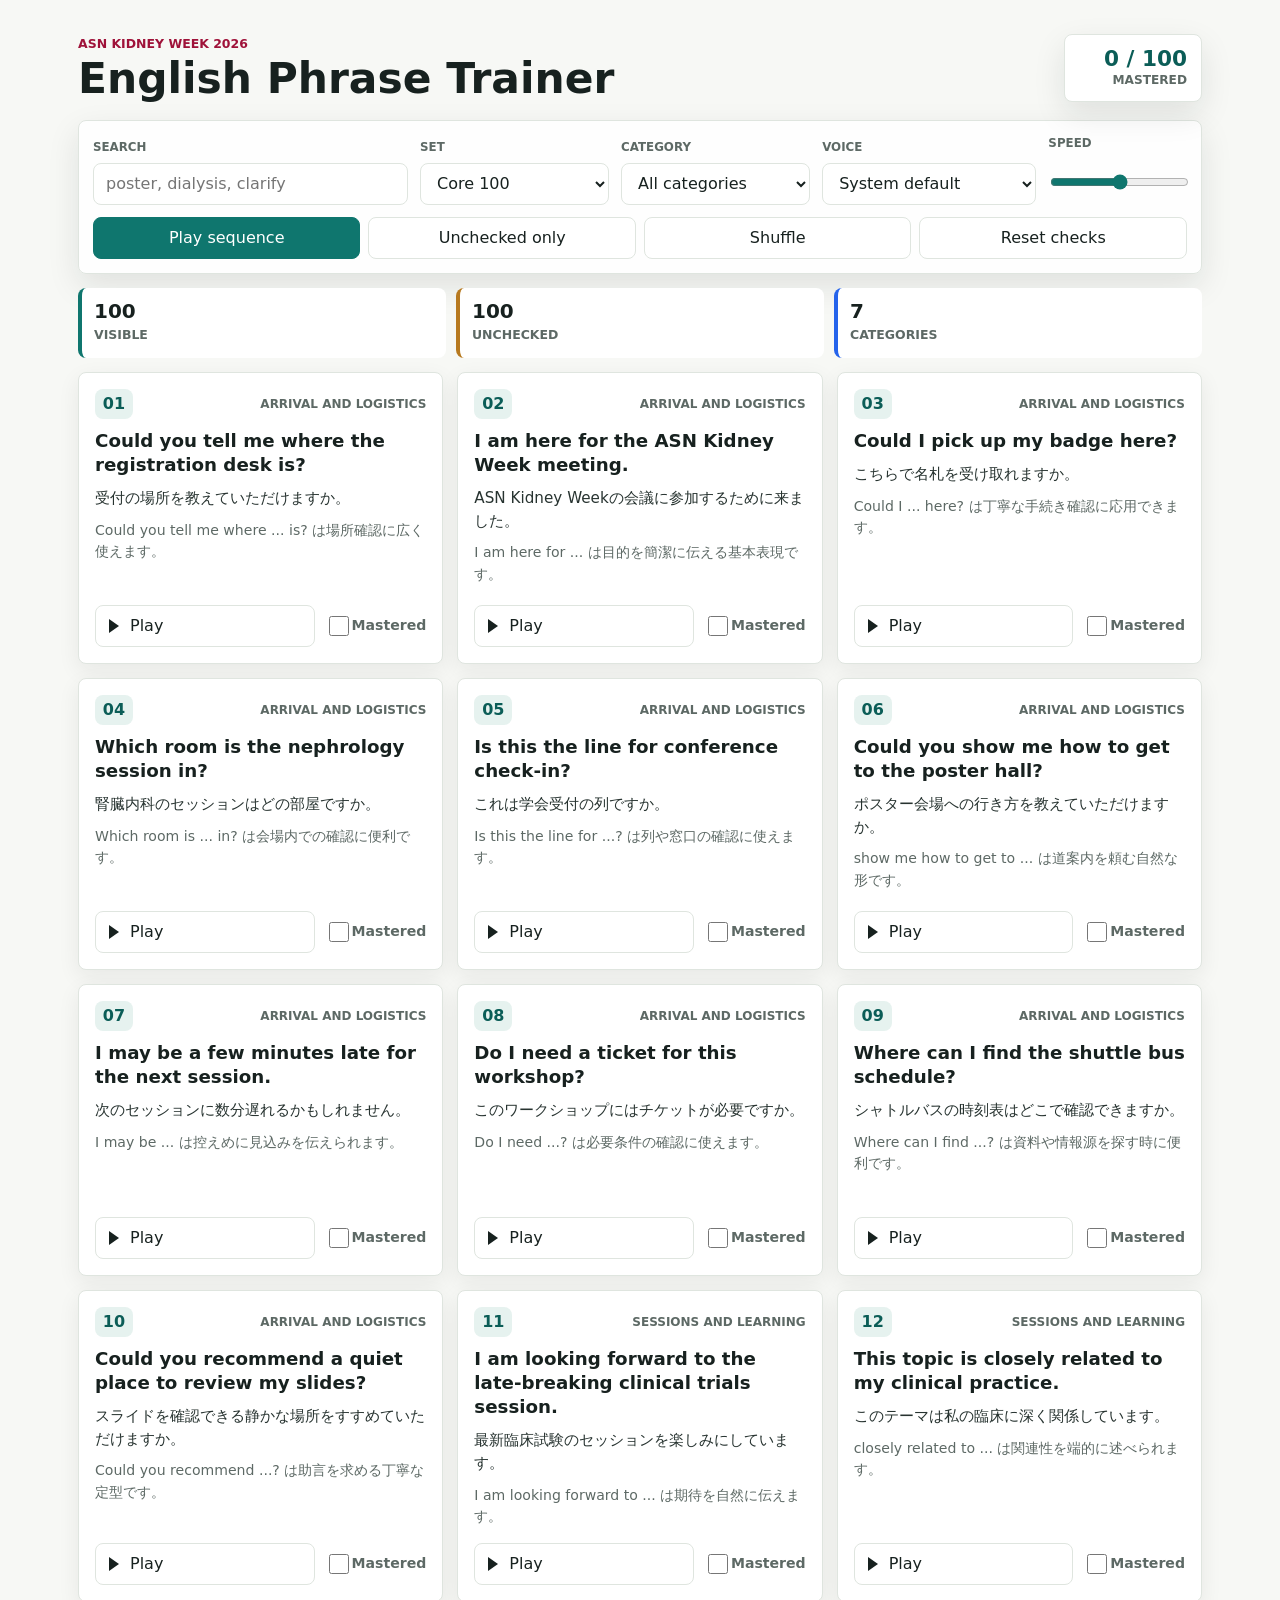
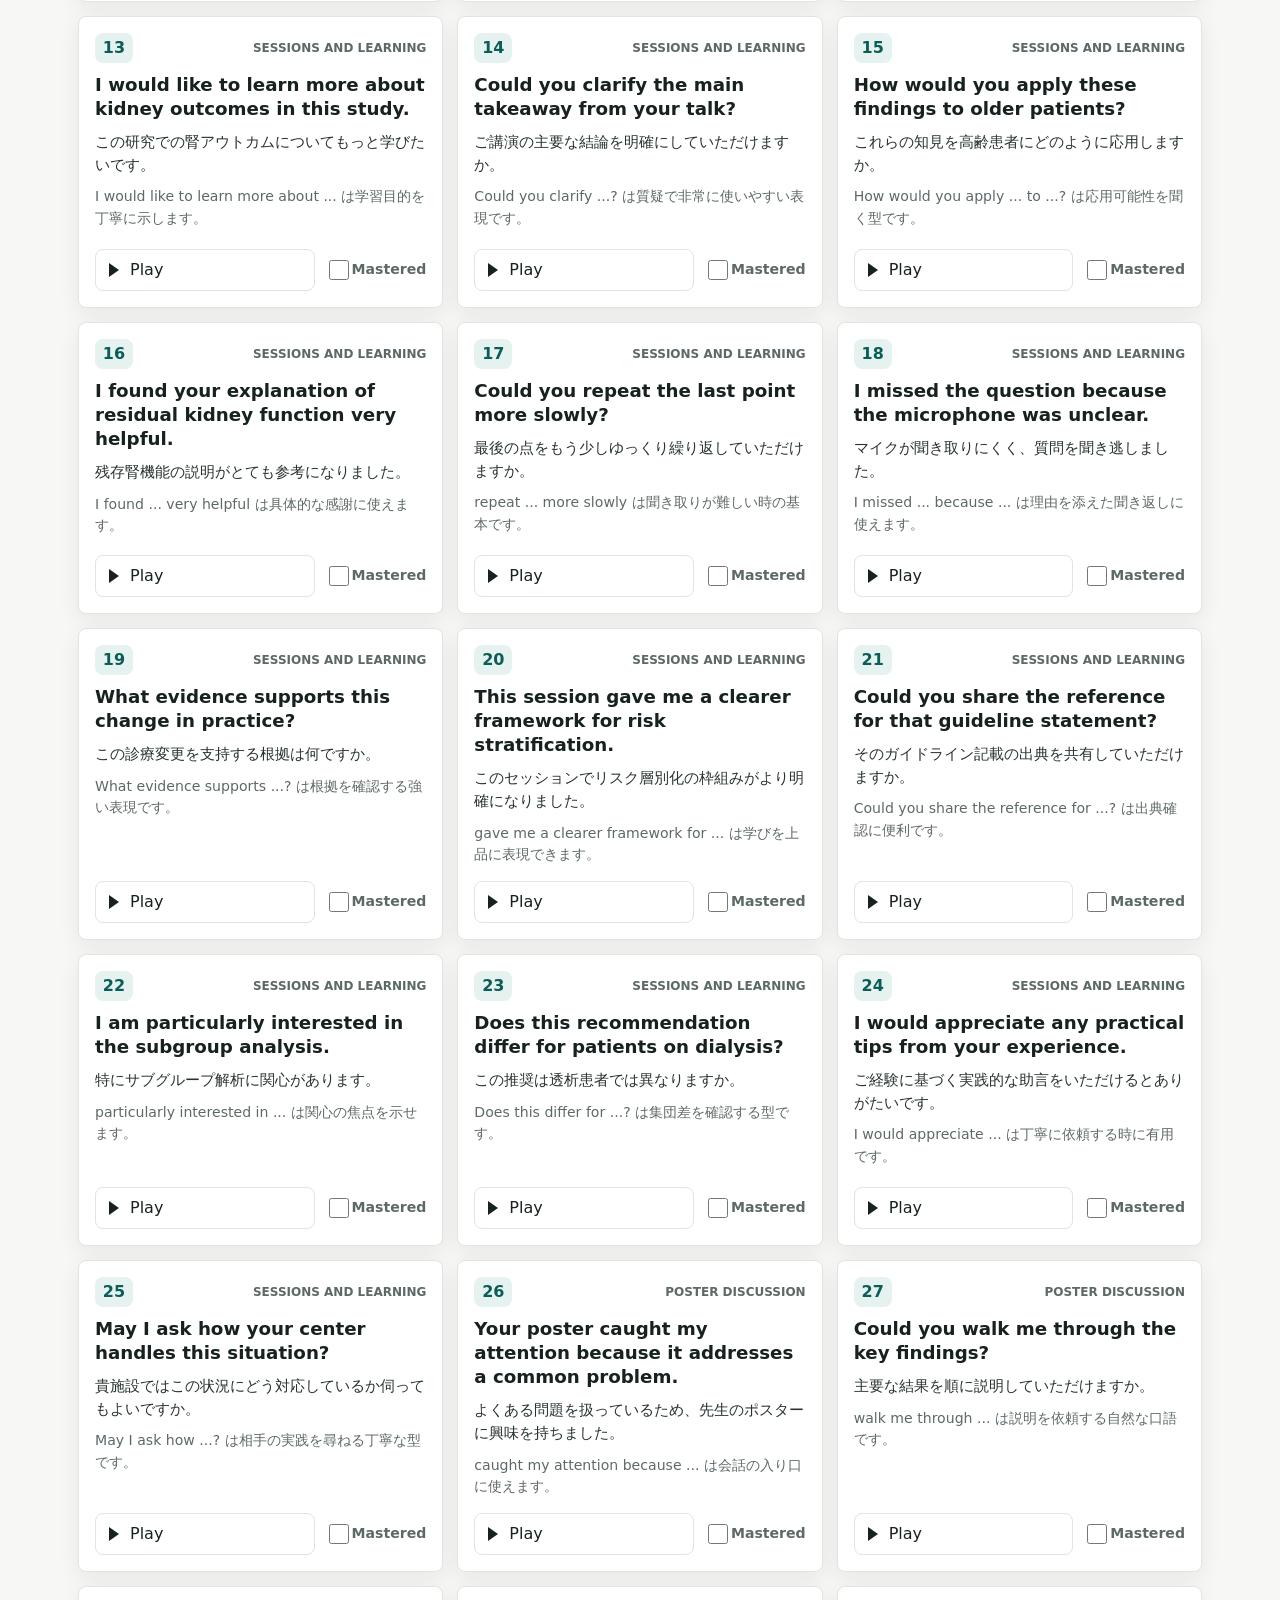
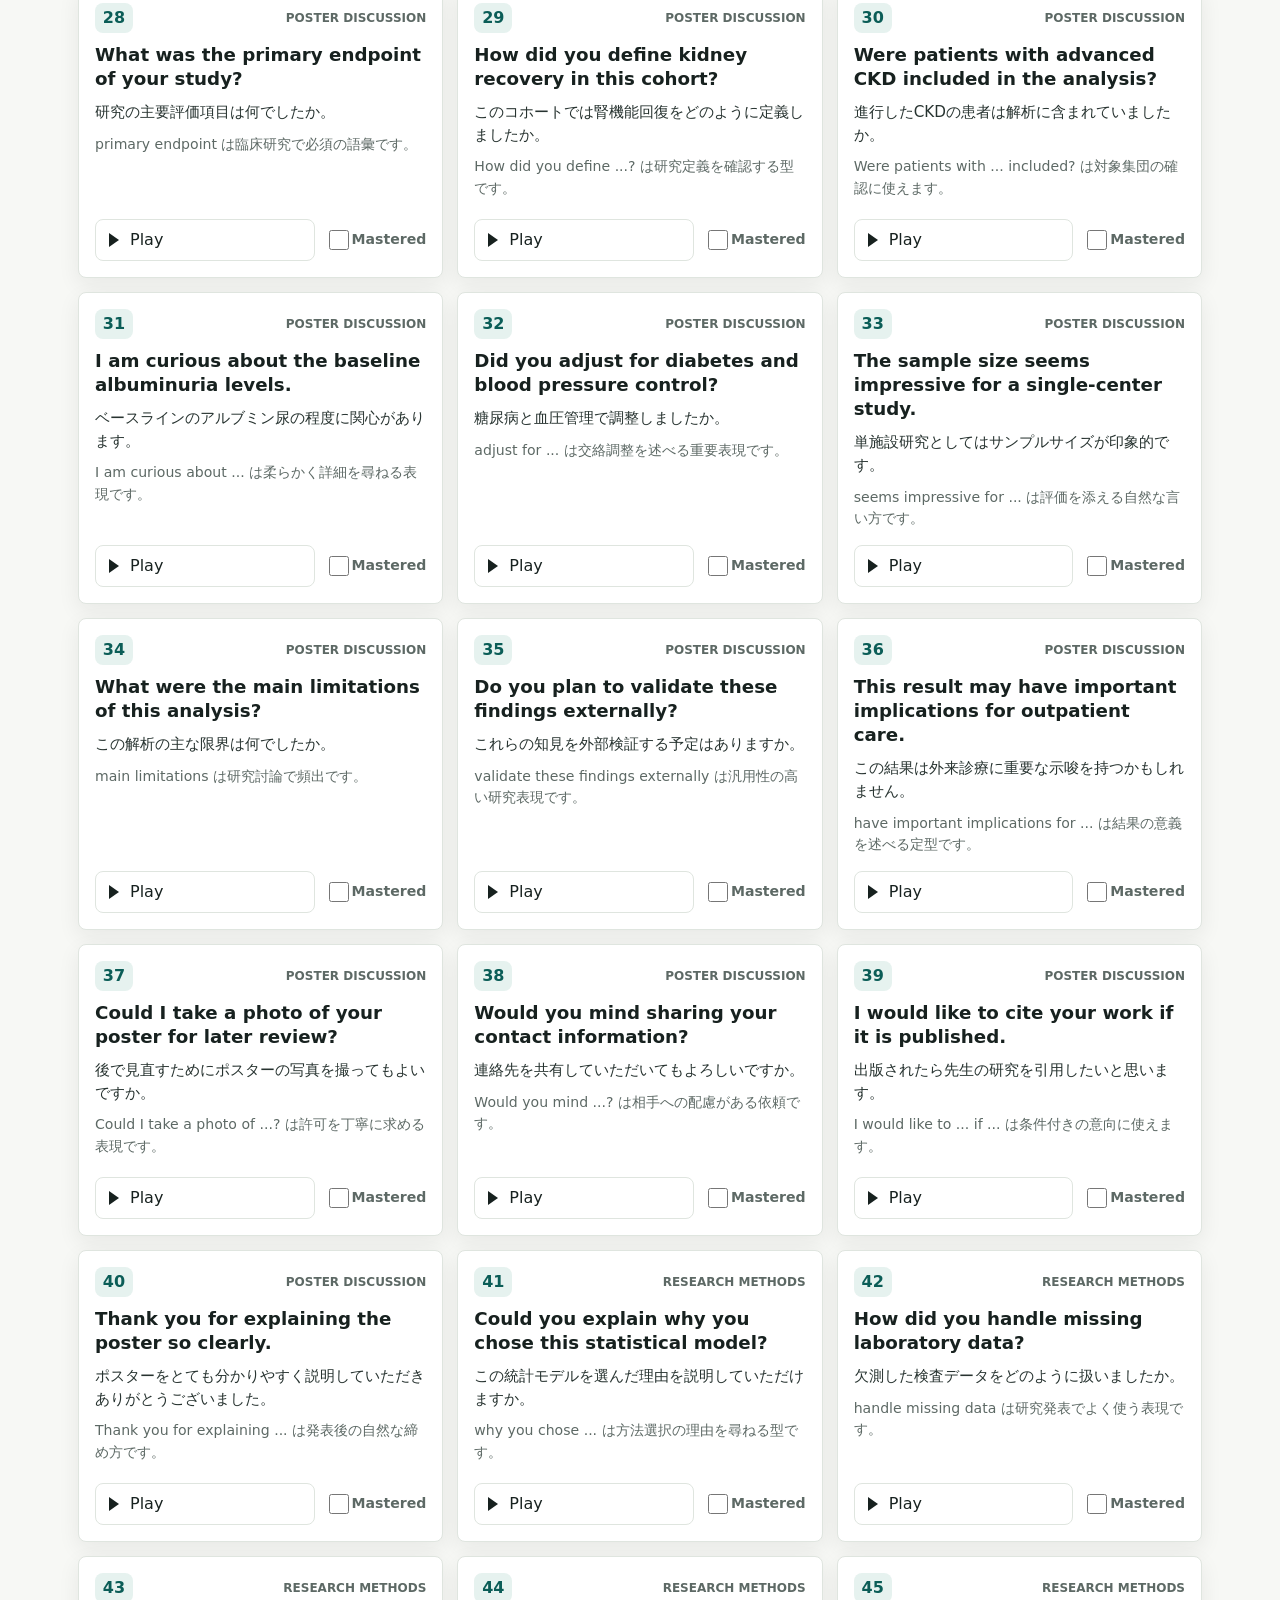
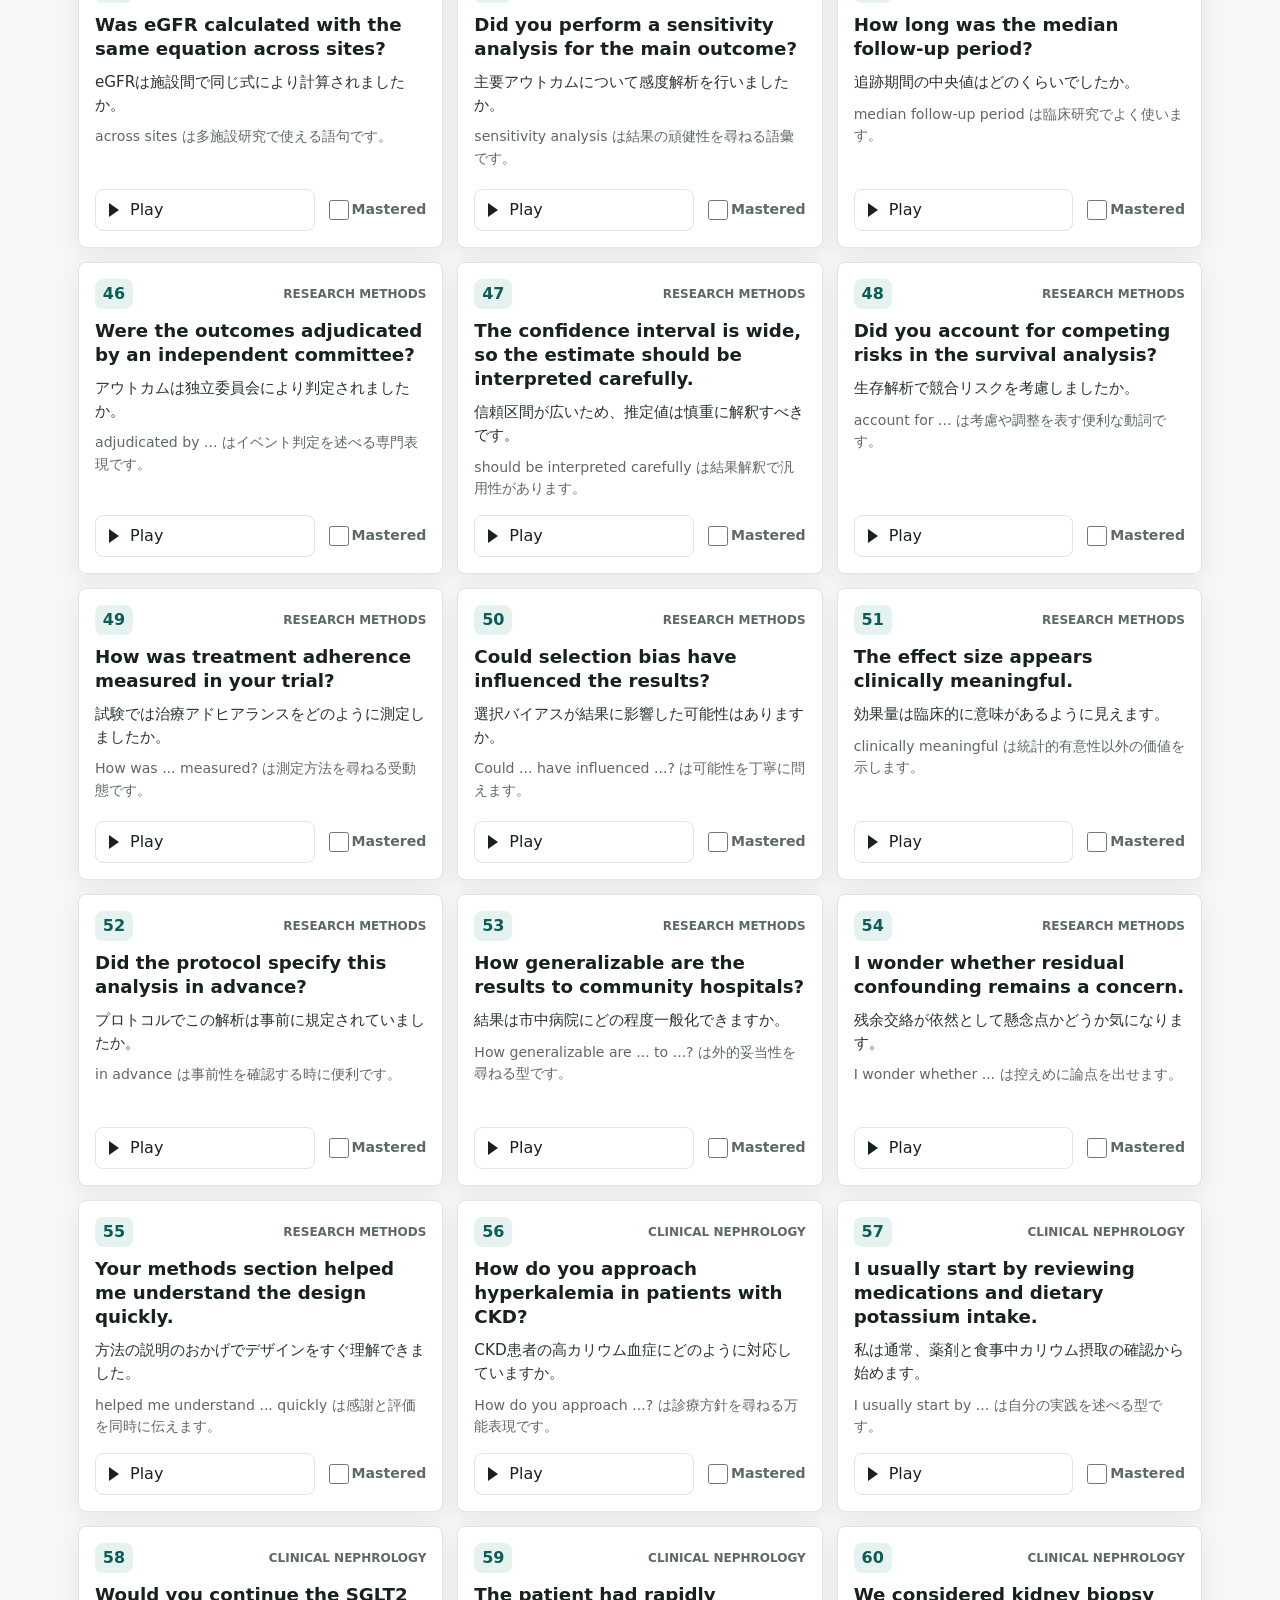
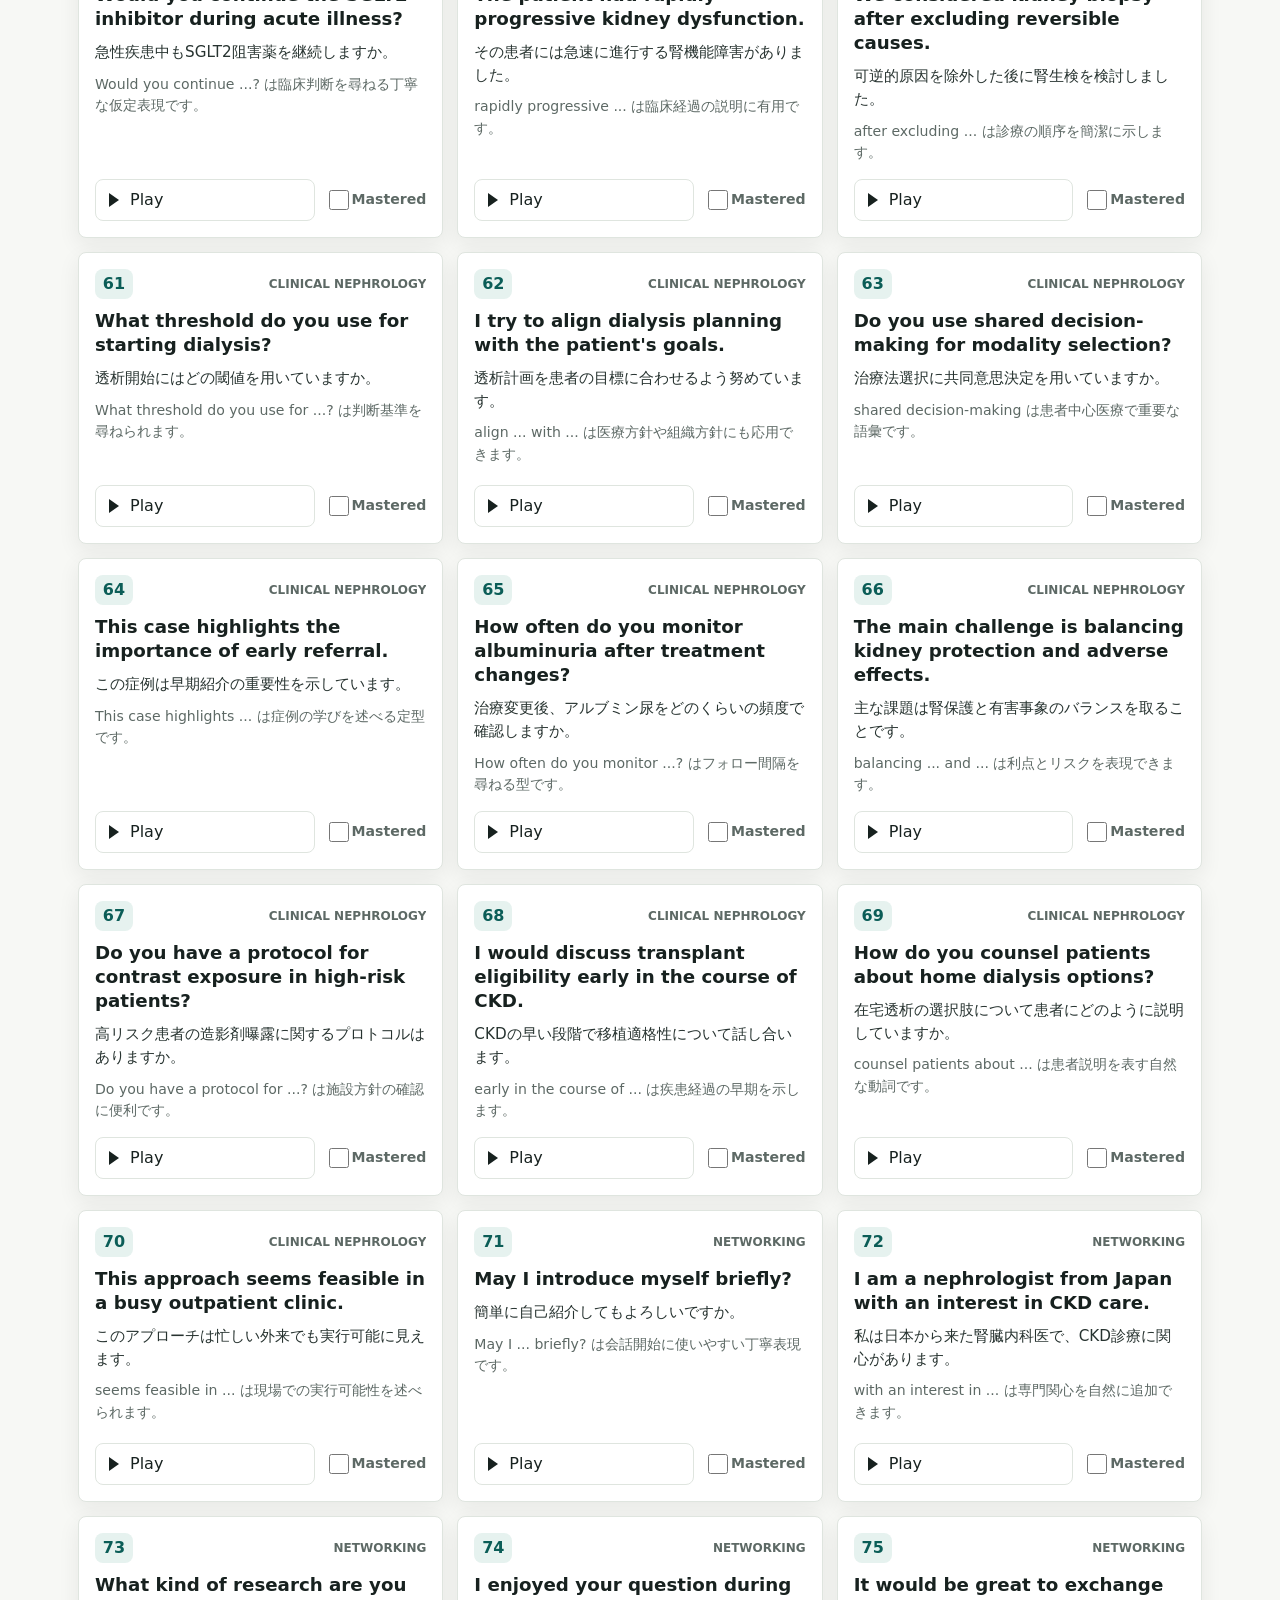
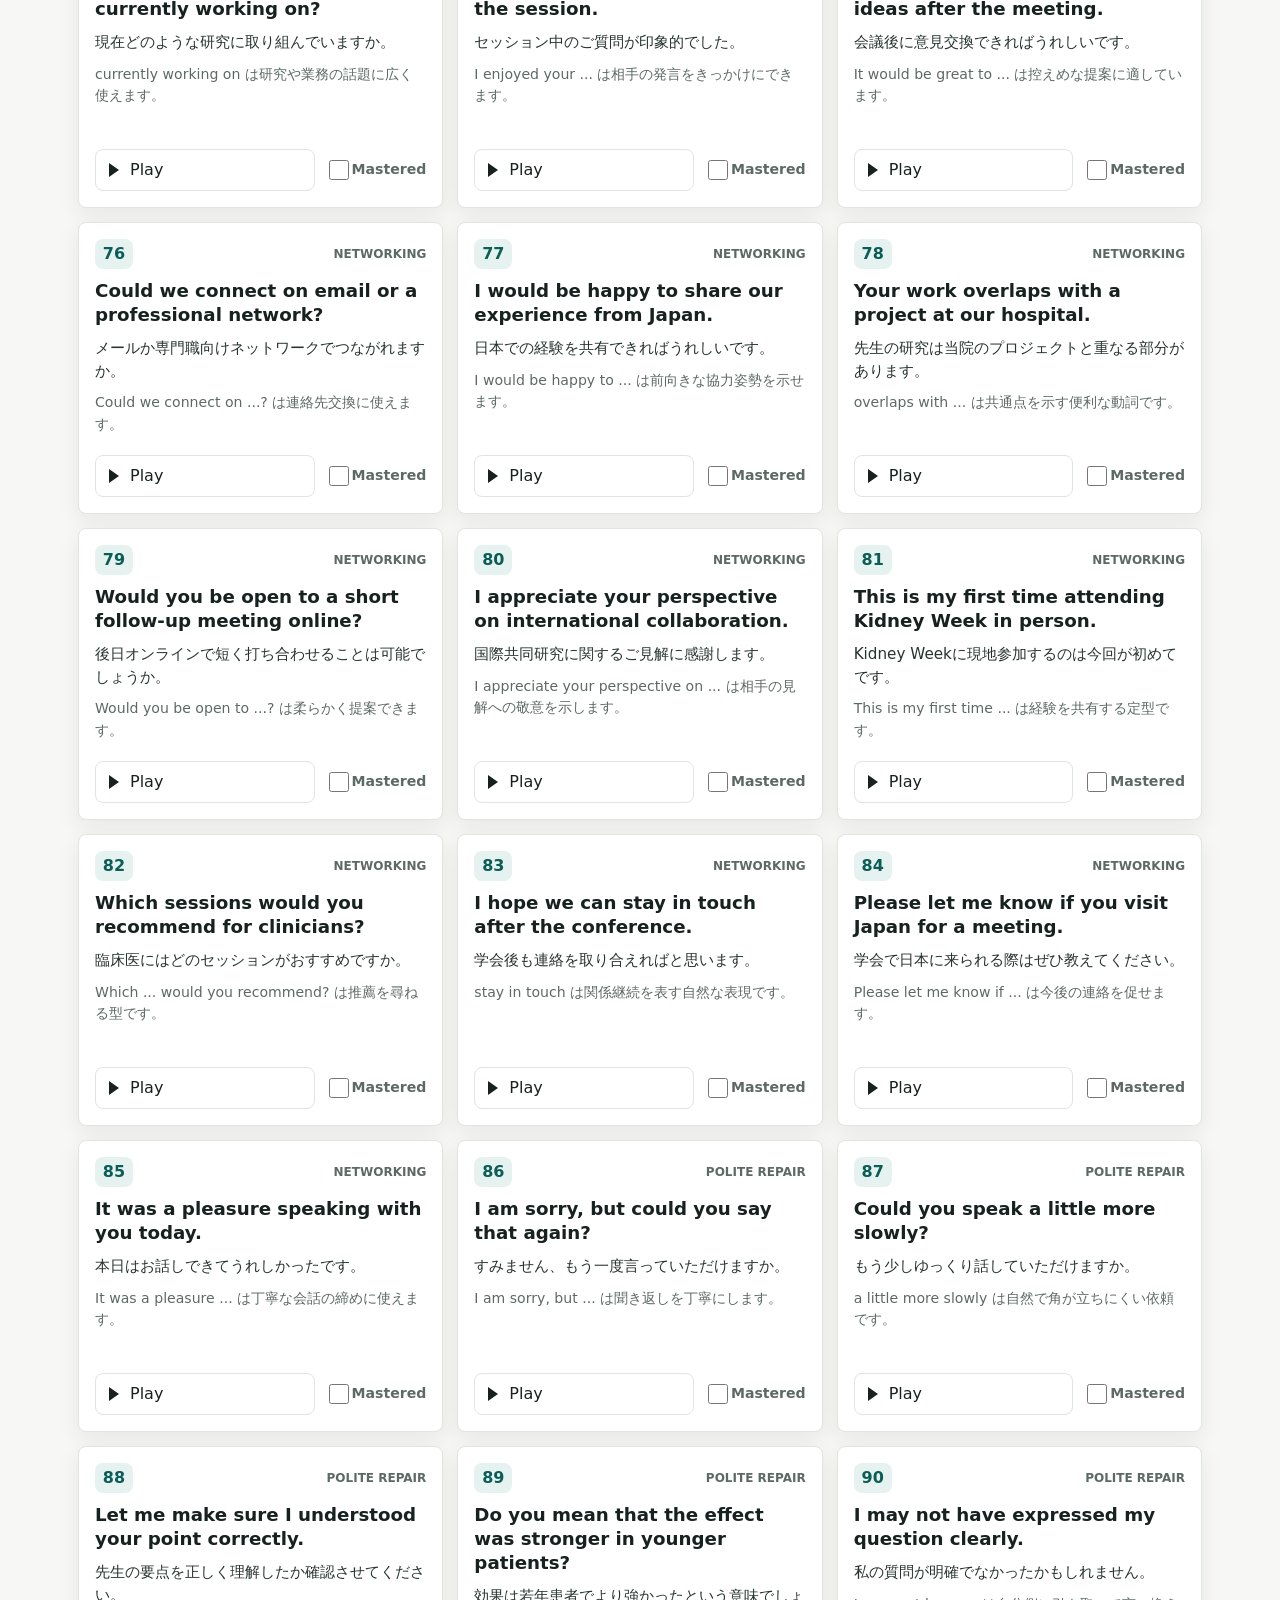
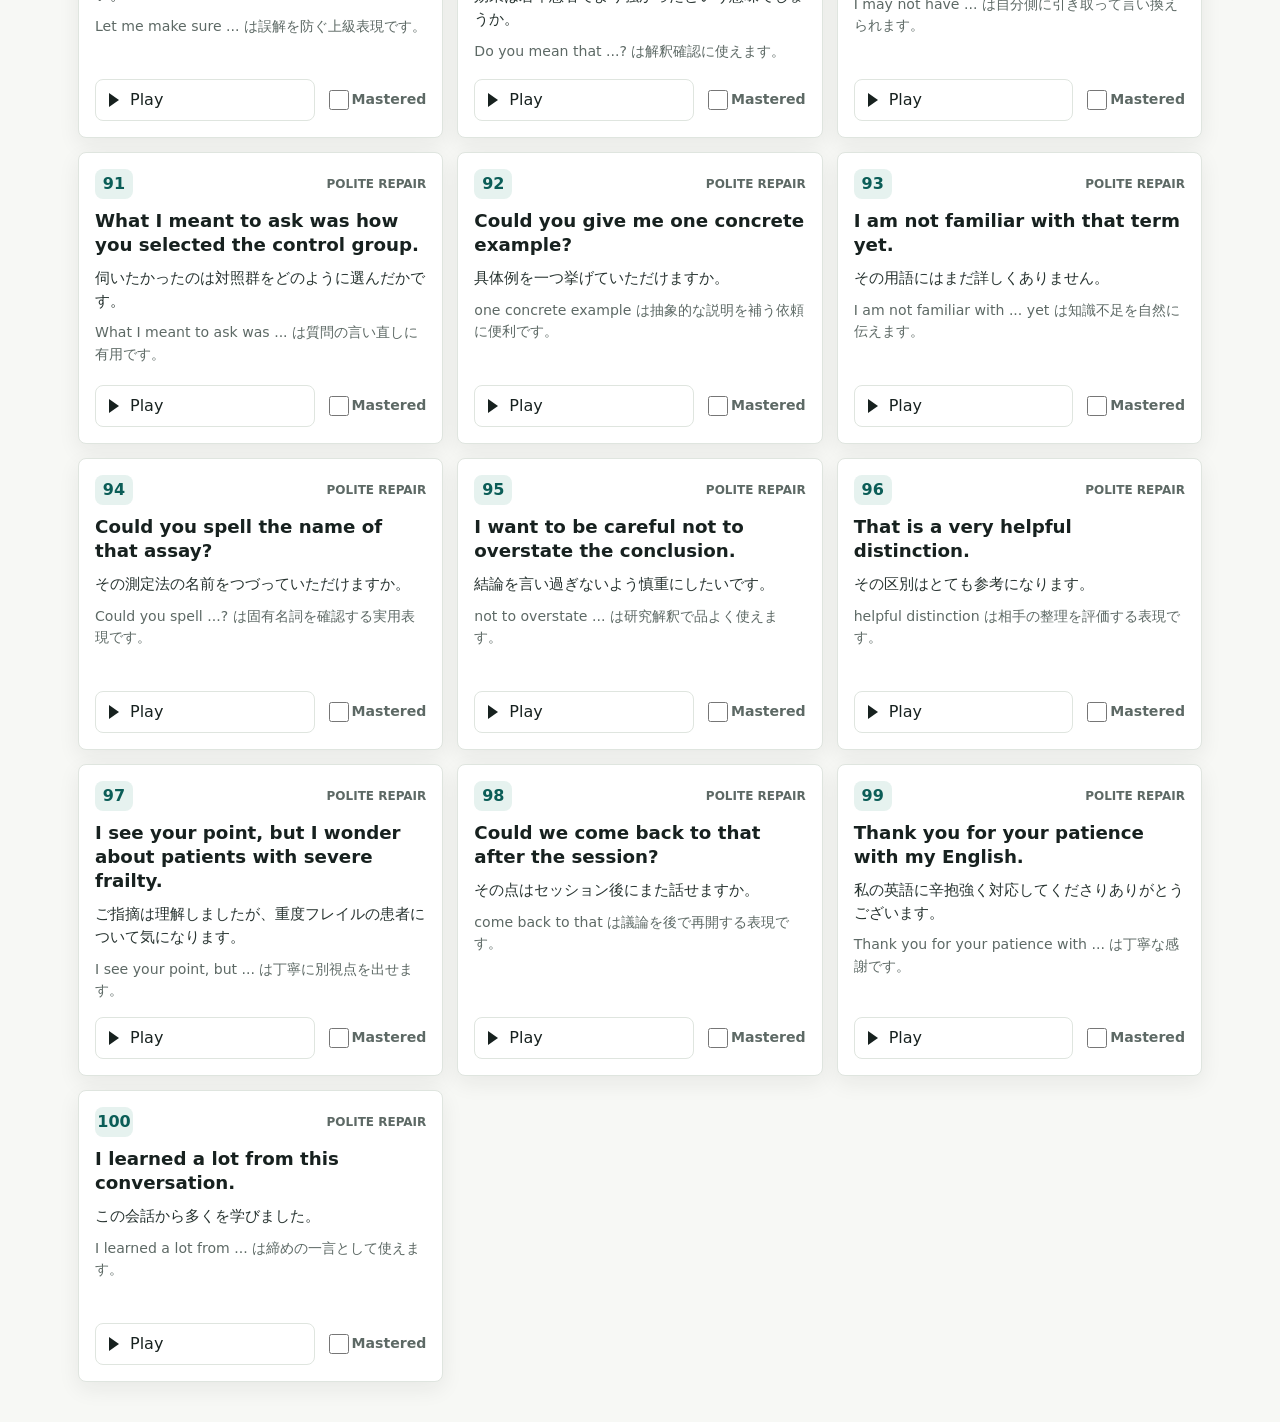
<file: index.html>
<!doctype html>
<html lang="ja">
  <head>
    <meta charset="utf-8" />
    <meta name="viewport" content="width=device-width, initial-scale=1" />
    <meta name="theme-color" content="#0f766e" />
    <meta
      name="description"
      content="ASN Kidney Weekで使える英会話表現200文を、音声再生とチェック保存で学習できるWebアプリです。"
    />
    <title>ASN Kidney Week English</title>
    <link rel="manifest" href="manifest.webmanifest" />
    <link rel="icon" href="icon.svg" type="image/svg+xml" />
    <link rel="stylesheet" href="styles.css" />
  </head>
  <body>
    <div class="app-shell">
      <header class="topbar">
        <div>
          <p class="eyebrow">ASN Kidney Week 2026</p>
          <h1>English Phrase Trainer</h1>
        </div>
        <div class="progress-panel" aria-live="polite">
          <span id="progressCount">0 / 100</span>
          <span>mastered</span>
        </div>
      </header>

      <main>
        <section class="controls" aria-label="学習コントロール">
          <label class="search-box">
            <span>Search</span>
            <input id="searchInput" type="search" autocomplete="off" placeholder="poster, dialysis, clarify" />
          </label>

          <label class="select-box">
            <span>Set</span>
            <select id="setSelect"></select>
          </label>

          <label class="select-box">
            <span>Category</span>
            <select id="categorySelect">
              <option value="all">All categories</option>
            </select>
          </label>

          <label class="select-box">
            <span>Voice</span>
            <select id="voiceSelect">
              <option value="">System default</option>
            </select>
          </label>

          <label class="range-box">
            <span>Speed</span>
            <input id="rateInput" type="range" min="0.65" max="1.05" step="0.05" value="0.85" />
          </label>

          <div class="button-row">
            <button id="playVisibleButton" class="primary-button" type="button">Play sequence</button>
            <button id="reviewButton" type="button" aria-pressed="false">Unchecked only</button>
            <button id="shuffleButton" type="button">Shuffle</button>
            <button id="resetButton" type="button">Reset checks</button>
          </div>
        </section>

        <section class="status-strip" aria-label="進捗">
          <div>
            <strong id="visibleCount">100</strong>
            <span>visible</span>
          </div>
          <div>
            <strong id="uncheckedCount">100</strong>
            <span>unchecked</span>
          </div>
          <div>
            <strong id="categoryCount">7</strong>
            <span>categories</span>
          </div>
        </section>

        <section id="phraseList" class="phrase-list" aria-label="英語表現リスト"></section>
      </main>
    </div>

    <template id="phraseTemplate">
      <article class="phrase-card">
        <div class="phrase-head">
          <span class="phrase-number"></span>
          <span class="phrase-category"></span>
        </div>
        <p class="phrase-english"></p>
        <p class="phrase-japanese"></p>
        <p class="phrase-note"></p>
        <div class="phrase-actions">
          <button class="play-button" type="button" aria-label="音声を再生">Play</button>
          <label class="check-label">
            <input class="mastered-checkbox" type="checkbox" />
            <span>Mastered</span>
          </label>
        </div>
      </article>
    </template>

    <script src="app.js" defer></script>
  </body>
</html>
</file>
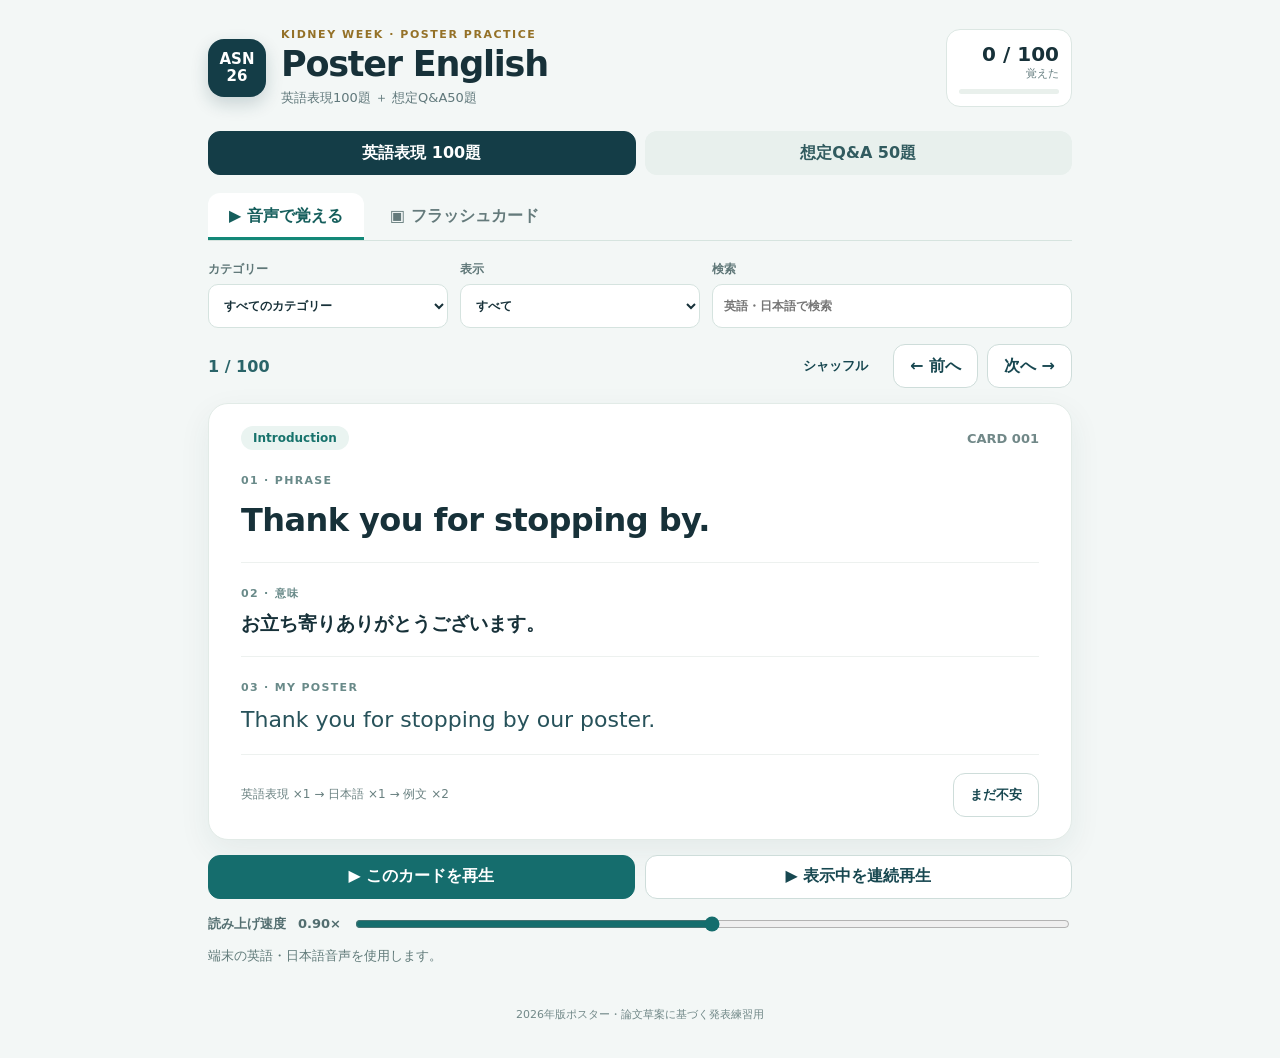
<file: asn-poster-2026/www/index.html>
<!doctype html>
<html lang="ja">
<head>
  <meta charset="utf-8">
  <meta name="viewport" content="width=device-width, initial-scale=1, viewport-fit=cover">
  <meta name="theme-color" content="#143d47">
  <meta name="description" content="ASN Kidney Week 2026のポスター発表向け英語表現100題と想定Q&A50題">
  <title>ASN 2026 Poster Input</title>
  <link rel="icon" href="icon.svg" type="image/svg+xml">
  <link rel="manifest" href="manifest.webmanifest">
  <link rel="stylesheet" href="styles.css">
  <script src="cards-data.js" defer></script>
  <script src="qa-data.js" defer></script>
  <script src="study-core.js" defer></script>
  <script src="app.js" defer></script>
</head>
<body>
  <div class="shell">
    <header class="masthead">
      <div class="identity"><span class="seal" aria-hidden="true">ASN<br>26</span><div><p class="eyebrow">KIDNEY WEEK · POSTER PRACTICE</p><h1>Poster English</h1><p class="subtitle">英語表現100題 ＋ 想定Q&amp;A50題</p></div></div>
      <div class="progress" aria-live="polite"><strong id="progressText">0 / 100</strong><span>覚えた</span><div class="progress-track"><div id="progressFill"></div></div></div>
    </header>
    <div class="deck-switch" role="group" aria-label="学習内容">
      <button type="button" id="phrasesDeck" class="deck-choice selected" aria-pressed="true">英語表現 100題</button>
      <button type="button" id="qaDeck" class="deck-choice" aria-pressed="false">想定Q&amp;A 50題</button>
    </div>
    <nav class="tabs" aria-label="学習モード">
      <button type="button" class="tab active" id="listenTab" aria-selected="true">▶ 音声で覚える</button>
      <button type="button" class="tab" id="flashTab" aria-selected="false">▣ フラッシュカード</button>
    </nav>
    <main>
      <section class="filters" aria-label="絞り込み">
        <label>カテゴリー<select id="category"><option value="all">すべてのカテゴリー</option></select></label>
        <label>表示<select id="status"><option value="all">すべて</option><option value="unlearned">まだ不安</option><option value="learned">覚えた</option></select></label>
        <label class="search-label">検索<input id="search" type="search" placeholder="英語・日本語で検索" autocomplete="off"></label>
      </section>
      <div class="workbar">
        <span id="position" aria-live="polite">1 / 100</span>
        <button type="button" id="shuffle" class="quiet" aria-pressed="false">シャッフル</button>
        <button type="button" id="previous" aria-label="前のカード">← 前へ</button>
        <button type="button" id="next" aria-label="次のカード">次へ →</button>
      </div>
      <section id="listenPanel" aria-label="音声カード">
        <article class="study-card" id="studyCard">
          <div class="card-meta"><span class="pill" id="listenCategory"></span><span id="listenNumber"></span></div>
          <div class="item"><span class="step" id="phraseLabel">01 · PHRASE</span><p class="expression" id="phrase"></p></div>
          <div class="item" id="japaneseItem"><span class="step">02 · 意味</span><p class="translation" id="japanese"></p></div>
          <div class="item"><span class="step" id="exampleLabel">03 · MY POSTER</span><p class="example" id="example"></p></div>
          <div class="card-footer"><span id="sequenceLabel">英語表現 ×1 → 日本語 ×1 → 例文 ×2</span><button type="button" id="learnButton" class="mark">まだ不安</button></div>
        </article>
        <div class="playbar"><button type="button" id="playOne" class="primary">▶ このカードを再生</button><button type="button" id="playAll">▶ 表示中を連続再生</button><button type="button" id="stop" hidden>■ 停止</button></div>
        <div id="qaVoices" class="voice-settings" aria-label="想定Q&Aの音声設定" hidden>
          <div class="voice-setting"><label for="questionVoice">質問の声（女性）</label><select id="questionVoice"><option value="">自動で選ぶ</option></select><button type="button" id="previewQuestion">▶ 試聴</button></div>
          <div class="voice-setting"><label for="answerVoice">回答の声（男性）</label><select id="answerVoice"><option value="">自動で選ぶ</option></select><button type="button" id="previewAnswer">▶ 試聴</button></div>
          <p id="voiceAvailability" class="voice-note" role="status">英語音声を確認しています。</p>
          <p class="voice-note">Galaxyで音声を増やす：設定 → ユーザー補助 → テキスト読み上げ → 優先エンジン。英語音声を追加したら、アプリを再起動してください。</p>
        </div>
        <label class="speed-label">読み上げ速度 <span id="rateLabel">0.90×</span><input type="range" id="rate" min="0.65" max="1.15" step="0.05" value="0.90"></label>
        <p class="play-status" id="playStatus" role="status" aria-live="polite">端末の英語・日本語音声を使用します。</p>
      </section>
      <section id="flashPanel" aria-label="フラッシュカード" hidden>
        <div class="flash-options"><label id="flashDirectionWrap">表面<select id="flashDirection"><option value="ja">日本語 → 英語</option><option value="en">英語 → 日本語</option></select></label><span>カードをタップして答えを表示</span></div>
        <button type="button" class="flash-card" id="flip" aria-label="答えを表示"><span class="card-meta"><span class="pill" id="flashCategory"></span><span id="flashNumber"></span></span><span class="flash-label" id="flashPromptLabel"></span><strong class="flash-prompt" id="flashPrompt"></strong><span class="cloze-hint" id="clozeHint" hidden></span><span class="flash-answer" id="flashAnswer" hidden></span><span class="flash-hint" id="flashHint">タップして答えを見る ↗</span></button>
        <button type="button" id="showHint" class="show-hint" aria-controls="clozeHint" aria-expanded="false" hidden>ヒントを表示</button>
        <div class="flash-actions"><button type="button" id="flashPlay">▶ 音声を再生</button><button type="button" id="flashLearn" class="mark">まだ不安</button><button type="button" id="flashNext" class="primary">次のカード →</button></div>
      </section>
      <p id="empty" class="empty" hidden>該当するカードがありません。絞り込みを変更してください。</p>
    </main>
    <footer>2026年版ポスター・論文草案に基づく発表練習用</footer>
  </div>
</body>
</html>
</file>
<file: styles.css>
:root {
  color-scheme: light;
  --bg: #f7f8f5;
  --surface: #ffffff;
  --text: #17211f;
  --muted: #5d6965;
  --line: #dfe5df;
  --teal: #0f766e;
  --teal-dark: #0b5d57;
  --cranberry: #9f1239;
  --gold: #b7791f;
  --sky: #2563eb;
  --shadow: 0 12px 32px rgba(23, 33, 31, 0.1);
}

* {
  box-sizing: border-box;
}

html {
  min-width: 320px;
  background: var(--bg);
}

body {
  margin: 0;
  color: var(--text);
  font-family:
    Inter, ui-sans-serif, system-ui, -apple-system, BlinkMacSystemFont, "Segoe UI",
    sans-serif;
  line-height: 1.5;
}

button,
input,
select {
  font: inherit;
}

button {
  min-height: 42px;
  border: 1px solid var(--line);
  border-radius: 8px;
  background: var(--surface);
  color: var(--text);
  cursor: pointer;
  transition:
    border-color 160ms ease,
    background 160ms ease,
    color 160ms ease,
    transform 160ms ease;
}

button:hover {
  border-color: var(--teal);
}

button:active {
  transform: translateY(1px);
}

button[aria-pressed="true"],
.primary-button {
  border-color: var(--teal);
  background: var(--teal);
  color: #ffffff;
}

.app-shell {
  width: min(1180px, 100%);
  margin: 0 auto;
  padding: 18px clamp(14px, 3vw, 28px) 40px;
}

.topbar {
  display: grid;
  grid-template-columns: 1fr auto;
  gap: 16px;
  align-items: end;
  padding: 16px 0 18px;
}

.eyebrow {
  margin: 0 0 4px;
  color: var(--cranberry);
  font-size: 0.78rem;
  font-weight: 800;
  letter-spacing: 0;
  text-transform: uppercase;
}

h1 {
  margin: 0;
  font-size: clamp(1.65rem, 4vw, 2.65rem);
  line-height: 1.05;
  letter-spacing: 0;
}

.progress-panel {
  min-width: 138px;
  padding: 12px 14px;
  border: 1px solid var(--line);
  border-radius: 8px;
  background: var(--surface);
  box-shadow: var(--shadow);
  text-align: right;
}

.progress-panel span:first-child {
  display: block;
  color: var(--teal-dark);
  font-size: 1.35rem;
  font-weight: 800;
  line-height: 1.1;
}

.progress-panel span:last-child {
  display: block;
  color: var(--muted);
  font-size: 0.76rem;
  font-weight: 700;
  text-transform: uppercase;
}

.controls {
  display: grid;
  grid-template-columns:
    minmax(200px, 1.25fr) minmax(150px, 0.75fr) minmax(150px, 0.75fr)
    minmax(150px, 0.85fr) minmax(132px, 0.55fr);
  gap: 12px;
  align-items: end;
  padding: 14px;
  border: 1px solid var(--line);
  border-radius: 8px;
  background: rgba(255, 255, 255, 0.9);
  box-shadow: var(--shadow);
}

.search-box,
.select-box,
.range-box {
  display: grid;
  gap: 6px;
  min-width: 0;
}

.search-box span,
.select-box span,
.range-box span {
  color: var(--muted);
  font-size: 0.74rem;
  font-weight: 800;
  text-transform: uppercase;
}

input[type="search"],
select {
  width: 100%;
  min-height: 42px;
  border: 1px solid var(--line);
  border-radius: 8px;
  background: var(--surface);
  color: var(--text);
  padding: 0 12px;
}

input[type="range"] {
  width: 100%;
  min-height: 42px;
  accent-color: var(--teal);
}

.button-row {
  grid-column: 1 / -1;
  display: grid;
  grid-template-columns: repeat(4, minmax(128px, 1fr));
  gap: 8px;
}

.status-strip {
  display: grid;
  grid-template-columns: repeat(3, minmax(0, 1fr));
  gap: 10px;
  margin: 14px 0;
}

.status-strip div {
  min-height: 68px;
  padding: 12px;
  border-left: 4px solid var(--teal);
  border-radius: 8px;
  background: var(--surface);
}

.status-strip div:nth-child(2) {
  border-left-color: var(--gold);
}

.status-strip div:nth-child(3) {
  border-left-color: var(--sky);
}

.status-strip strong {
  display: block;
  font-size: 1.25rem;
  line-height: 1.1;
}

.status-strip span {
  color: var(--muted);
  font-size: 0.78rem;
  font-weight: 700;
  text-transform: uppercase;
}

.phrase-list {
  display: grid;
  grid-template-columns: repeat(auto-fit, minmax(min(100%, 330px), 1fr));
  gap: 14px;
}

.phrase-list.is-sequence-playing {
  grid-template-columns: minmax(0, 720px);
  justify-content: center;
}

.phrase-card {
  display: grid;
  grid-template-rows: auto auto auto 1fr auto;
  gap: 10px;
  min-height: 292px;
  padding: 16px;
  border: 1px solid var(--line);
  border-radius: 8px;
  background: var(--surface);
  box-shadow: 0 7px 22px rgba(23, 33, 31, 0.07);
}

.phrase-card[hidden] {
  display: none;
}

.phrase-card.is-playing {
  border-color: var(--teal);
  box-shadow: 0 12px 32px rgba(15, 118, 110, 0.18);
}

.phrase-card.is-mastered {
  border-color: rgba(15, 118, 110, 0.48);
  background: #f1fbf8;
}

.phrase-head {
  display: flex;
  gap: 8px;
  align-items: center;
  justify-content: space-between;
}

.phrase-number {
  display: inline-flex;
  align-items: center;
  justify-content: center;
  width: 38px;
  min-width: 38px;
  height: 30px;
  border-radius: 8px;
  background: #e6f2ef;
  color: var(--teal-dark);
  font-weight: 800;
}

.phrase-category {
  overflow: hidden;
  color: var(--muted);
  font-size: 0.75rem;
  font-weight: 800;
  text-align: right;
  text-overflow: ellipsis;
  text-transform: uppercase;
  white-space: nowrap;
}

.phrase-english {
  margin: 0;
  font-size: 1.14rem;
  font-weight: 800;
  line-height: 1.32;
}

.phrase-japanese {
  margin: 0;
  color: #273330;
  font-size: 0.95rem;
}

.phrase-note {
  margin: 0;
  color: var(--muted);
  font-size: 0.88rem;
}

.phrase-actions {
  display: grid;
  grid-template-columns: 1fr auto;
  gap: 10px;
  align-items: center;
  padding-top: 6px;
}

.play-button {
  position: relative;
  padding-left: 34px;
  text-align: left;
}

.play-button::before {
  position: absolute;
  left: 13px;
  top: 50%;
  width: 0;
  height: 0;
  border-bottom: 7px solid transparent;
  border-left: 10px solid currentColor;
  border-top: 7px solid transparent;
  content: "";
  transform: translateY(-50%);
}

.check-label {
  display: inline-grid;
  grid-template-columns: 20px auto;
  gap: 7px;
  align-items: center;
  min-height: 42px;
  color: var(--muted);
  font-size: 0.88rem;
  font-weight: 800;
}

.check-label input {
  width: 20px;
  height: 20px;
  accent-color: var(--teal);
}

.empty-state {
  grid-column: 1 / -1;
  padding: 28px;
  border: 1px dashed var(--line);
  border-radius: 8px;
  background: var(--surface);
  color: var(--muted);
  text-align: center;
}

@media (max-width: 820px) {
  .topbar {
    grid-template-columns: 1fr;
    align-items: start;
  }

  .progress-panel {
    width: 100%;
    text-align: left;
  }

  .controls {
    grid-template-columns: 1fr 1fr;
  }

  .button-row {
    grid-template-columns: repeat(2, minmax(0, 1fr));
  }
}

@media (max-width: 540px) {
  .app-shell {
    padding: 12px 10px 28px;
  }

  .controls,
  .status-strip,
  .button-row {
    grid-template-columns: 1fr;
  }

  .phrase-card {
    min-height: 0;
  }

  .phrase-actions {
    grid-template-columns: 1fr;
  }
}
</file>
<file: asn-poster-2026/www/styles.css>
:root {
  font-family: system-ui, -apple-system, "Segoe UI", sans-serif;
  color: #173139;
  background: #f3f7f6;
  font-size: 16px;
}
* { box-sizing: border-box; }
body { margin: 0; }
button, input, select { font: inherit; }
button {
  cursor: pointer; border: 1px solid #ceddda; border-radius: 12px;
  background: #fff; color: #174750; min-height: 44px;
  padding: 10px 16px; font-weight: 700;
}
button:focus-visible, input:focus-visible, select:focus-visible { outline: 3px solid #dfb554; outline-offset: 2px; }
button:hover { border-color: #137b78; }
button:disabled { opacity: .45; cursor: not-allowed; }
[hidden] { display: none !important; }
.shell { max-width: 900px; margin: auto; padding: env(safe-area-inset-top) 18px calc(36px + env(safe-area-inset-bottom)); }
.masthead { display: flex; justify-content: space-between; align-items: center; gap: 18px; padding: 28px 0 24px; }
.identity { display: flex; align-items: center; gap: 15px; }
.seal { width: 58px; height: 58px; display: grid; place-content: center; text-align: center; border-radius: 16px; background: #143d47; color: #fff; font-size: 15px; font-weight: 900; line-height: 1.1; box-shadow: 0 7px 17px #123d4730; }
.eyebrow { font-size: 11px; color: #947127; letter-spacing: .14em; font-weight: 900; margin: 0 0 4px; }
h1 { margin: 0; font-size: clamp(25px, 5vw, 35px); line-height: 1.12; letter-spacing: -.035em; }
.subtitle { margin: 5px 0 0; font-size: 13px; color: #60787b; }
.progress { min-width: 126px; padding: 12px; border: 1px solid #dce7e3; background: #fff; border-radius: 14px; text-align: right; }
.progress strong { font-size: 20px; }
.progress span { font-size: 11px; color: #667e80; display: block; }
.progress-track { height: 5px; border-radius: 5px; background: #e9f0ec; margin-top: 8px; overflow: hidden; }
.progress-track > div { width: 0; height: 100%; background: #138878; }
.deck-switch { display: flex; gap: 9px; padding: 0 0 18px; }
.deck-choice { flex: 1; text-align: center; background: #e8f0ed; color: #315b5f; border-color: transparent; }
.deck-choice.selected { background: #143d47; border-color: #143d47; color: #fff; }
.tabs { display: flex; border-bottom: 1px solid #d6e4df; gap: 5px; }
.tab { border: 0; border-radius: 12px 12px 0 0; background: transparent; color: #647a7b; padding: 13px 21px; }
.tab.active { background: #fff; color: #155e5c; box-shadow: inset 0 -3px #138878; }
.filters { display: grid; grid-template-columns: 1fr 1fr 1.5fr; gap: 12px; padding: 20px 0 16px; }
.filters label, .flash-options label { display: grid; gap: 6px; color: #5f7778; font-size: 12px; font-weight: 700; }
select, input[type=search] { width: 100%; min-height: 44px; border: 1px solid #d5e3df; border-radius: 10px; background: #fff; color: #173139; padding: 9px 11px; }
.workbar { display: flex; align-items: center; gap: 9px; margin-bottom: 15px; }
.workbar #position { font-weight: 800; margin-right: auto; color: #2a6469; }
.workbar .quiet { border: 0; background: transparent; font-size: 13px; }
.study-card, .flash-card { background: #fff; border: 1px solid #e2ebe7; border-radius: 20px; box-shadow: 0 11px 32px #23464b12; }
.study-card { padding: 22px clamp(19px, 4vw, 32px); }
.card-meta { display: flex; justify-content: space-between; align-items: center; color: #718888; font-size: 13px; font-weight: 750; }
.pill { background: #eaf4f1; color: #17736c; border-radius: 99px; padding: 5px 12px; font-size: 12px; }
.item { padding: 19px 0 18px; border-bottom: 1px solid #edf1ef; }
.step { font-size: 11px; font-weight: 900; letter-spacing: .12em; color: #698a89; }
.item p { margin: 9px 0 0; line-height: 1.46; }
.expression { font-size: clamp(23px, 4.2vw, 32px); font-weight: 760; letter-spacing: -.018em; }
.translation { font-size: 19px; font-weight: 650; }
.example { font-size: clamp(18px, 3vw, 22px); color: #27525a; }
.card-footer { display: flex; align-items: center; justify-content: space-between; gap: 12px; padding-top: 18px; }
.card-footer > span { font-size: 12px; color: #698080; }
.mark { flex: none; font-size: 13px; }
.mark.learned { background: #e2f5ed; border-color: #86cfab; color: #135c42; }
.playbar, .flash-actions { display: flex; gap: 10px; margin: 15px 0; }
.primary { background: #156d6d; border-color: #156d6d; color: #fff; }
.primary:hover { background: #105a5b; color: #fff; }
.playbar button { flex: 1; }
.voice-settings { background: #eaf4f1; border-radius: 14px; padding: 14px; margin: 12px 0 16px; }
.voice-setting { display: grid; grid-template-columns: minmax(100px, 1fr) minmax(120px, 2fr) auto; gap: 8px; align-items: center; margin-bottom: 9px; }
.voice-setting label { font-size: 13px; font-weight: 700; }
.voice-setting button { font-size: 12px; padding: 8px; }
.voice-note { margin: 5px 0 0; font-size: 12px; color: #536e70; }
.speed-label { display: flex; align-items: center; gap: 12px; font-size: 13px; font-weight: 700; color: #536e70; }
.speed-label input { flex: 1; accent-color: #156d6d; }
.play-status { color: #607a79; min-height: 24px; font-size: 13px; }
.flash-options { display: flex; align-items: end; justify-content: space-between; gap: 10px; margin: 0 0 14px; color: #687e80; font-size: 12px; }
.flash-options label { min-width: 180px; }
.flash-card { width: 100%; min-height: 340px; display: flex; flex-direction: column; text-align: center; justify-content: flex-start; padding: 20px clamp(18px, 4vw, 32px); color: #173139; }
.flash-card > .card-meta { width: 100%; }
.flash-label { font-size: 12px; color: #758c8b; letter-spacing: .1em; margin-top: 50px; }
.flash-prompt { font-size: clamp(23px, 4vw, 31px); line-height: 1.4; margin: 12px auto 15px; max-width: 680px; }
.flash-answer { padding: 15px 0; border-top: 1px solid #e6efeb; width: 100%; font-size: 19px; line-height: 1.6; color: #235b5b; white-space: pre-line; }
.cloze-hint { padding: 18px 0; border-top: 1px solid #e6efeb; width: 100%; text-align: left; font-size: 17px; line-height: 1.65; color: #235b5b; white-space: pre-line; overflow-wrap: anywhere; }
.show-hint { display: block; margin: 12px 0 0; width: 100%; background: #eaf4f1; border-color: #c5ddd5; }
.flash-hint { margin-top: auto; color: #55797a; font-size: 13px; }
.flash-actions > * { flex: 1; }
.empty { text-align: center; background: #fff; padding: 36px; border-radius: 16px; color: #657a7c; }
footer { font-size: 11px; color: #718888; margin-top: 36px; text-align: center; }
@media (max-width: 650px) {
  .shell { padding-left: 12px; padding-right: 12px; }
  .masthead { align-items: flex-start; }
  .seal { width: 46px; height: 46px; font-size: 12px; }
  .identity { gap: 9px; }
  .progress { min-width: 92px; padding: 9px; }
  .progress strong { font-size: 15px; }
  .subtitle { font-size: 11px; }
  .filters { grid-template-columns: 1fr 1fr; }
  .search-label { grid-column: 1 / -1; }
  .workbar { flex-wrap: wrap; }
  .workbar #position { flex: 1; }
  .workbar #previous, .workbar #next { order: 2; flex: 1; }
  .card-footer { align-items: flex-start; flex-direction: column; }
  .playbar, .flash-actions { flex-wrap: wrap; }
  .playbar button, .flash-actions button { min-width: calc(50% - 5px); }
  .voice-setting { grid-template-columns: 1fr auto; }
  .voice-setting label { grid-column: 1 / -1; }
  .flash-options > span { max-width: 135px; }
  .tab { flex: 1; padding: 12px 5px; font-size: 13px; }
  .deck-choice { padding: 9px 5px; font-size: 13px; }
}
</file>
